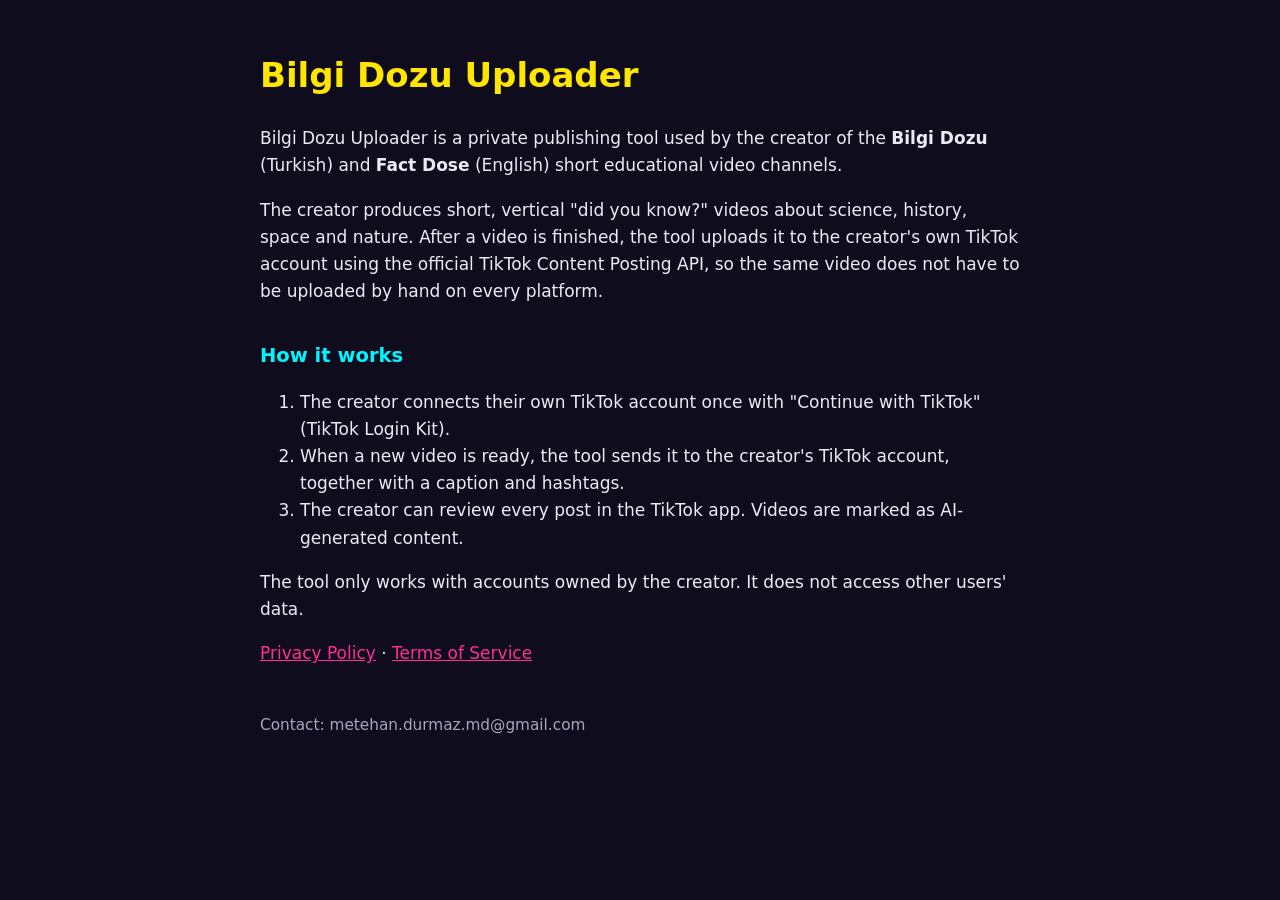
<file: index.html>
<!doctype html>
<html lang="en">
<head>
  <meta charset="utf-8">
  <meta name="viewport" content="width=device-width, initial-scale=1">
  <title>Bilgi Dozu Uploader</title>
  <link rel="stylesheet" href="style.css">
</head>
<body>
  <main>
    <h1>Bilgi Dozu Uploader</h1>
    <p>
      Bilgi Dozu Uploader is a private publishing tool used by the creator of the
      <strong>Bilgi Dozu</strong> (Turkish) and <strong>Fact Dose</strong> (English) short educational video channels.
    </p>
    <p>
      The creator produces short, vertical "did you know?" videos about science, history, space and nature.
      After a video is finished, the tool uploads it to the creator's own TikTok account using the official
      TikTok Content Posting API, so the same video does not have to be uploaded by hand on every platform.
    </p>
    <h2>How it works</h2>
    <ol>
      <li>The creator connects their own TikTok account once with "Continue with TikTok" (TikTok Login Kit).</li>
      <li>When a new video is ready, the tool sends it to the creator's TikTok account, together with a caption and hashtags.</li>
      <li>The creator can review every post in the TikTok app. Videos are marked as AI-generated content.</li>
    </ol>
    <p>The tool only works with accounts owned by the creator. It does not access other users' data.</p>
    <p><a href="privacy.html">Privacy Policy</a> · <a href="terms.html">Terms of Service</a></p>
    <footer>Contact: metehan.durmaz.md@gmail.com</footer>
  </main>
</body>
</html>
</file>
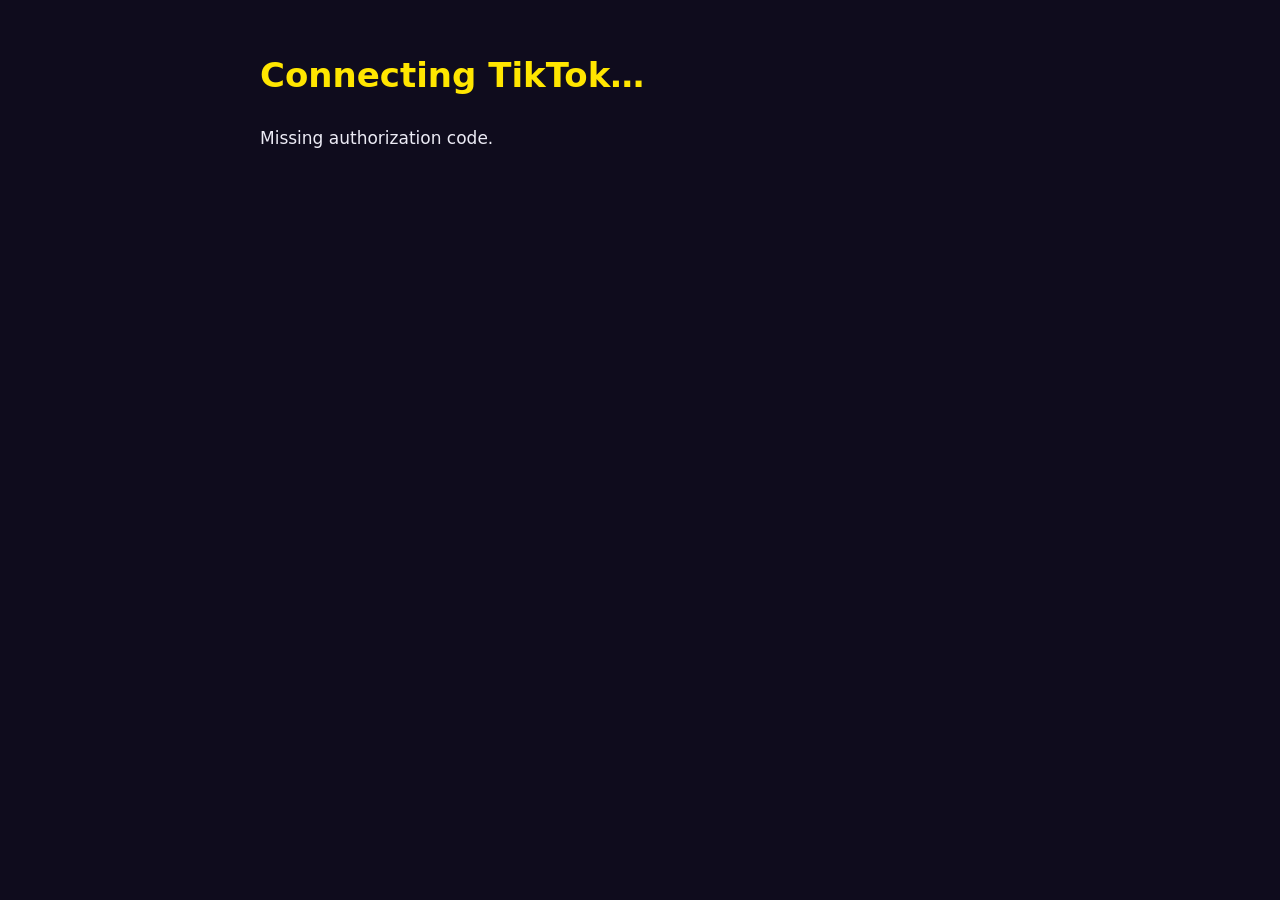
<file: tiktok/callback/index.html>
<!doctype html>
<html lang="en">
<head>
  <meta charset="utf-8">
  <meta name="viewport" content="width=device-width, initial-scale=1">
  <title>Connecting TikTok - Bilgi Dozu Uploader</title>
  <link rel="stylesheet" href="../../style.css">
</head>
<body>
  <main>
    <h1>Connecting TikTok…</h1>
    <p id="status">Returning to the uploader running on your computer.</p>
    <div class="box" id="details" hidden></div>
  </main>
  <script>
    // TikTok yalnızca https adreslerine dönüyor; yetki kodu bilgisayarda çalışan kurulum aracına iletilir.
    // state "<port>.<rastgele>" biçimindedir, böylece her bot kendi portunu kullanır.
    const params = new URLSearchParams(location.search);
    const port = (params.get('state') || '').split('.')[0];
    const status = document.getElementById('status');
    const details = document.getElementById('details');
    if (params.get('error')) {
      status.textContent = 'TikTok returned an error.';
      details.hidden = false;
      details.textContent = params.get('error') + ': ' + (params.get('error_description') || '');
    } else if (!/^\d{2,5}$/.test(port) || !params.get('code')) {
      status.textContent = 'Missing authorization code.';
    } else {
      details.hidden = false;
      details.textContent = 'If nothing happens, make sure the uploader setup is running on this computer. Code: ' + params.get('code');
      setTimeout(() => location.replace('http://localhost:' + port + '/tiktok/callback' + location.search), 600);
    }
  </script>
</body>
</html>
</file>
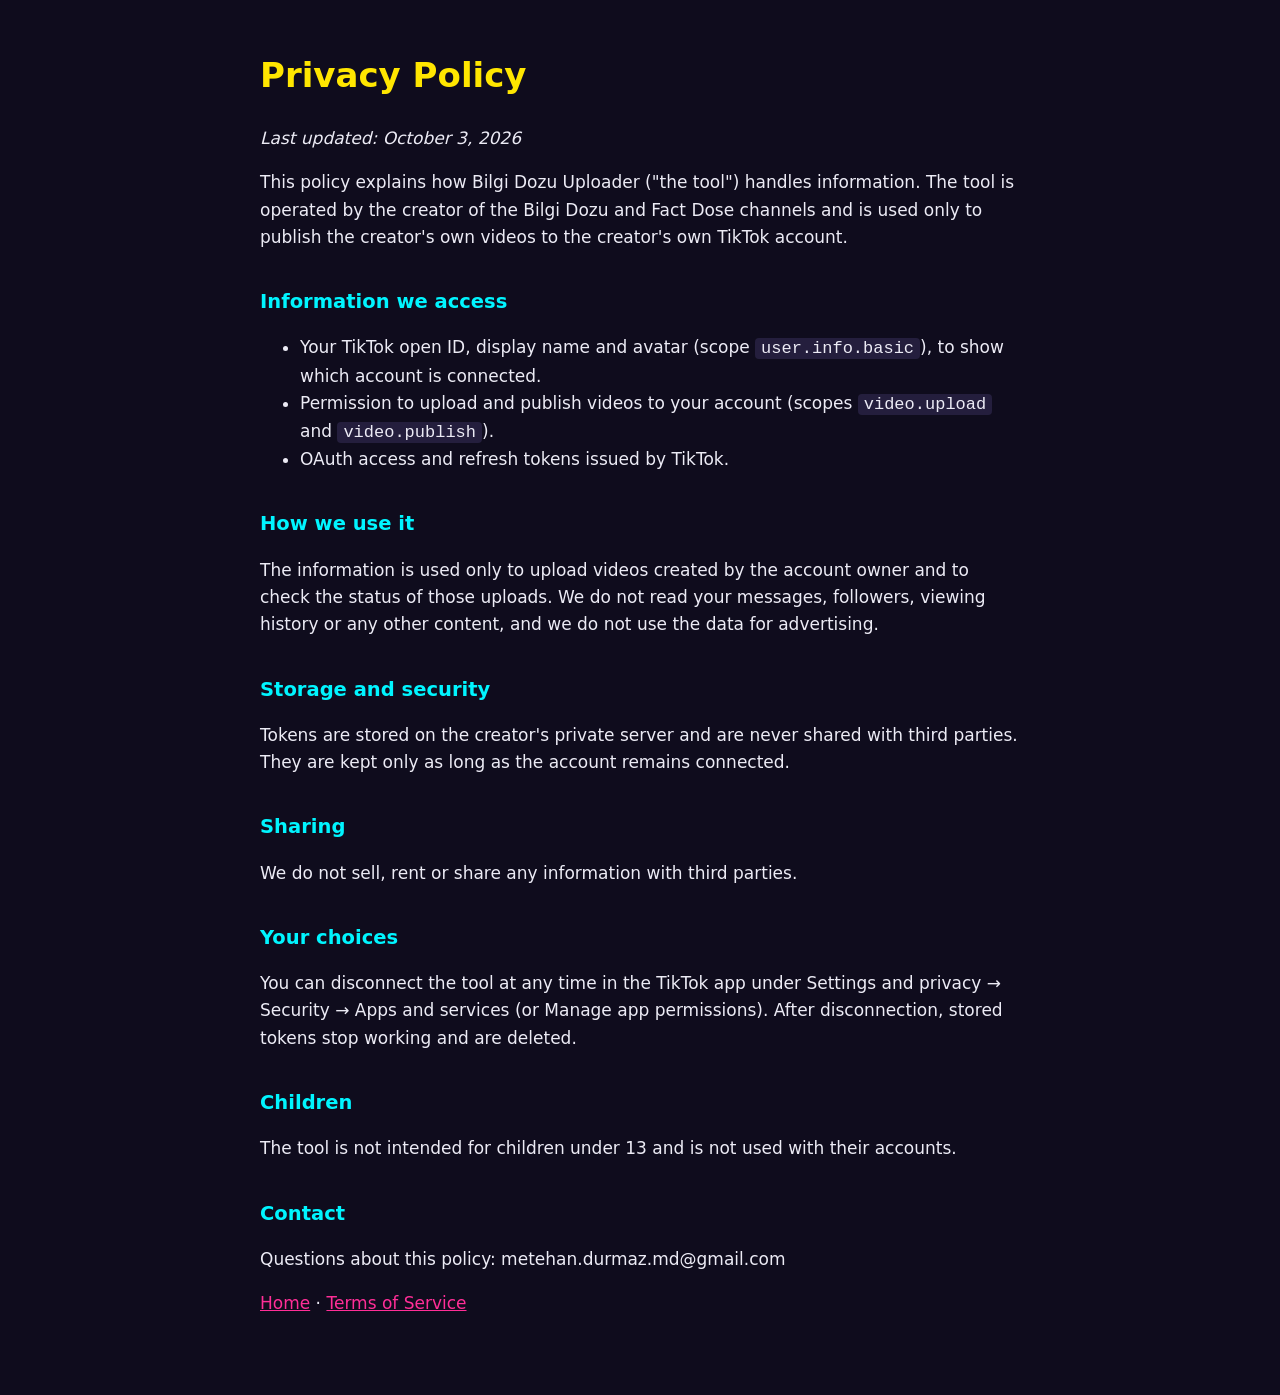
<file: privacy.html>
<!doctype html>
<html lang="en">
<head>
  <meta charset="utf-8">
  <meta name="viewport" content="width=device-width, initial-scale=1">
  <title>Privacy Policy - Bilgi Dozu Uploader</title>
  <link rel="stylesheet" href="style.css">
</head>
<body>
  <main>
    <h1>Privacy Policy</h1>
    <p><em>Last updated: October 3, 2026</em></p>
    <p>
      This policy explains how Bilgi Dozu Uploader ("the tool") handles information. The tool is operated by the
      creator of the Bilgi Dozu and Fact Dose channels and is used only to publish the creator's own videos to the
      creator's own TikTok account.
    </p>
    <h2>Information we access</h2>
    <ul>
      <li>Your TikTok open ID, display name and avatar (scope <code>user.info.basic</code>), to show which account is connected.</li>
      <li>Permission to upload and publish videos to your account (scopes <code>video.upload</code> and <code>video.publish</code>).</li>
      <li>OAuth access and refresh tokens issued by TikTok.</li>
    </ul>
    <h2>How we use it</h2>
    <p>
      The information is used only to upload videos created by the account owner and to check the status of those uploads.
      We do not read your messages, followers, viewing history or any other content, and we do not use the data for advertising.
    </p>
    <h2>Storage and security</h2>
    <p>
      Tokens are stored on the creator's private server and are never shared with third parties. They are kept only as long as
      the account remains connected.
    </p>
    <h2>Sharing</h2>
    <p>We do not sell, rent or share any information with third parties.</p>
    <h2>Your choices</h2>
    <p>
      You can disconnect the tool at any time in the TikTok app under Settings and privacy → Security → Apps and services
      (or Manage app permissions). After disconnection, stored tokens stop working and are deleted.
    </p>
    <h2>Children</h2>
    <p>The tool is not intended for children under 13 and is not used with their accounts.</p>
    <h2>Contact</h2>
    <p>Questions about this policy: metehan.durmaz.md@gmail.com</p>
    <p><a href="index.html">Home</a> · <a href="terms.html">Terms of Service</a></p>
  </main>
</body>
</html>
</file>
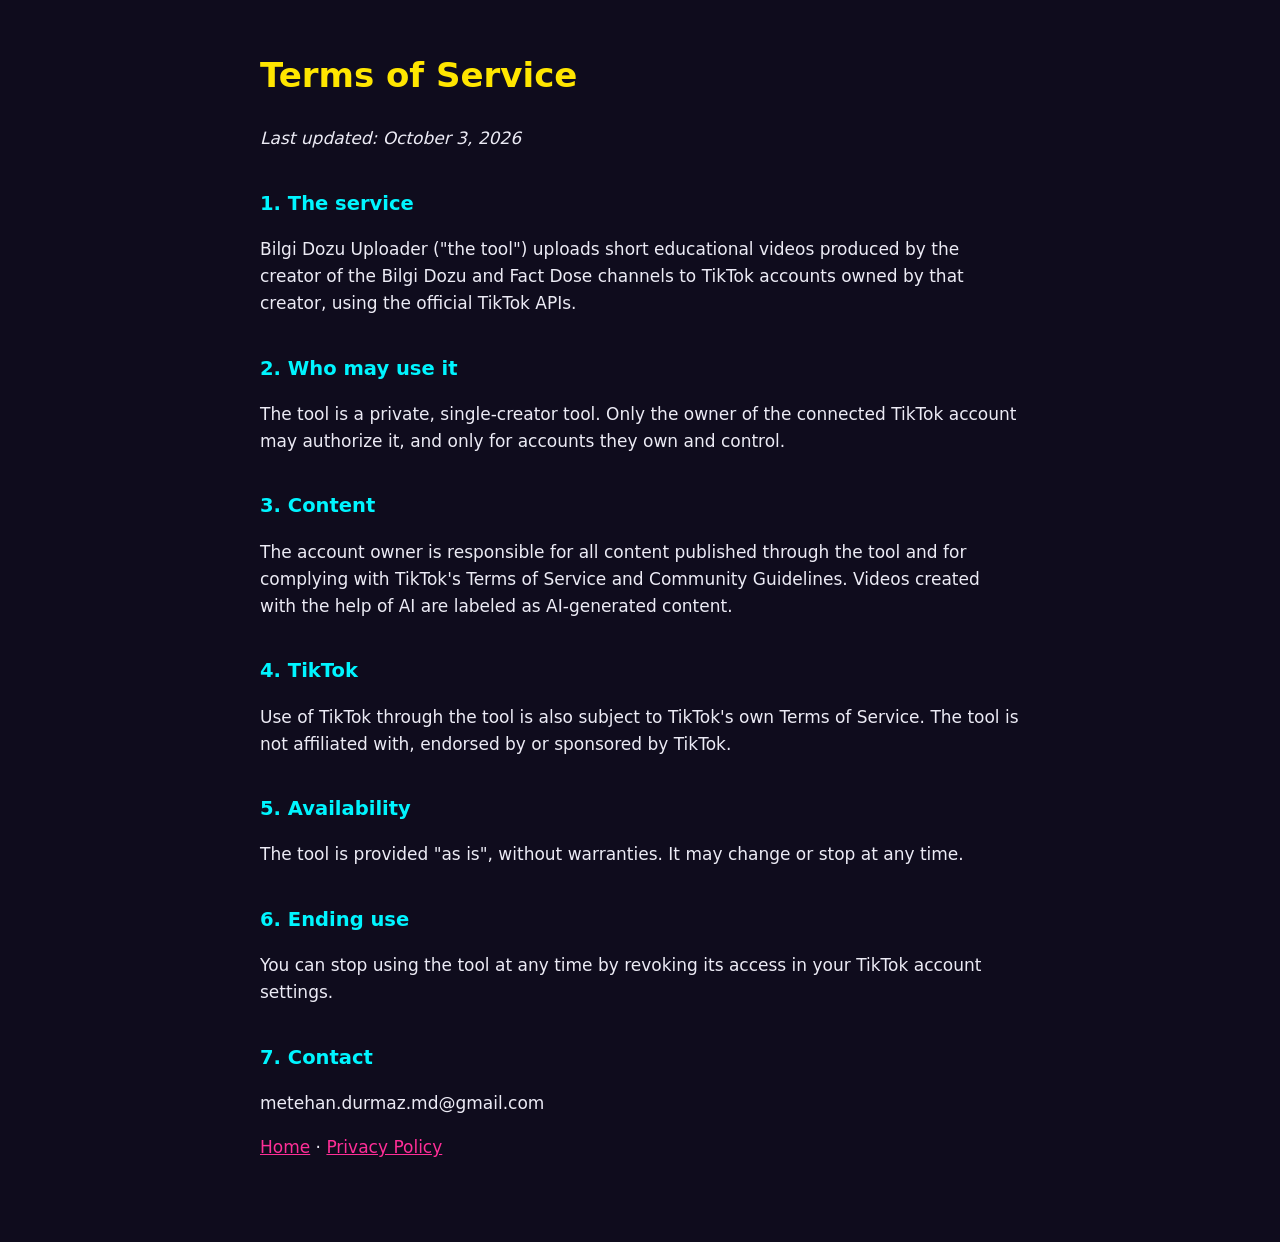
<file: terms.html>
<!doctype html>
<html lang="en">
<head>
  <meta charset="utf-8">
  <meta name="viewport" content="width=device-width, initial-scale=1">
  <title>Terms of Service - Bilgi Dozu Uploader</title>
  <link rel="stylesheet" href="style.css">
</head>
<body>
  <main>
    <h1>Terms of Service</h1>
    <p><em>Last updated: October 3, 2026</em></p>
    <h2>1. The service</h2>
    <p>
      Bilgi Dozu Uploader ("the tool") uploads short educational videos produced by the creator of the Bilgi Dozu and
      Fact Dose channels to TikTok accounts owned by that creator, using the official TikTok APIs.
    </p>
    <h2>2. Who may use it</h2>
    <p>
      The tool is a private, single-creator tool. Only the owner of the connected TikTok account may authorize it, and
      only for accounts they own and control.
    </p>
    <h2>3. Content</h2>
    <p>
      The account owner is responsible for all content published through the tool and for complying with TikTok's
      Terms of Service and Community Guidelines. Videos created with the help of AI are labeled as AI-generated content.
    </p>
    <h2>4. TikTok</h2>
    <p>
      Use of TikTok through the tool is also subject to TikTok's own Terms of Service. The tool is not affiliated with,
      endorsed by or sponsored by TikTok.
    </p>
    <h2>5. Availability</h2>
    <p>The tool is provided "as is", without warranties. It may change or stop at any time.</p>
    <h2>6. Ending use</h2>
    <p>You can stop using the tool at any time by revoking its access in your TikTok account settings.</p>
    <h2>7. Contact</h2>
    <p>metehan.durmaz.md@gmail.com</p>
    <p><a href="index.html">Home</a> · <a href="privacy.html">Privacy Policy</a></p>
  </main>
</body>
</html>
</file>
<file: style.css>
body { margin: 0; background: #0f0c1d; color: #ecebf5; font: 17px/1.6 system-ui, -apple-system, "Segoe UI", sans-serif; }
main { max-width: 760px; margin: 0 auto; padding: 48px 22px 64px; }
h1 { color: #ffe600; margin-top: 0; }
h2 { color: #00f5ff; font-size: 1.15em; margin-top: 1.8em; }
a { color: #ff2e97; }
code { background: #241e3d; padding: 1px 6px; border-radius: 4px; }
footer { margin-top: 3em; color: #a8a5bf; font-size: 0.9em; }
.box { background: #241e3d; border-radius: 10px; padding: 16px 20px; word-break: break-all; }
</file>
